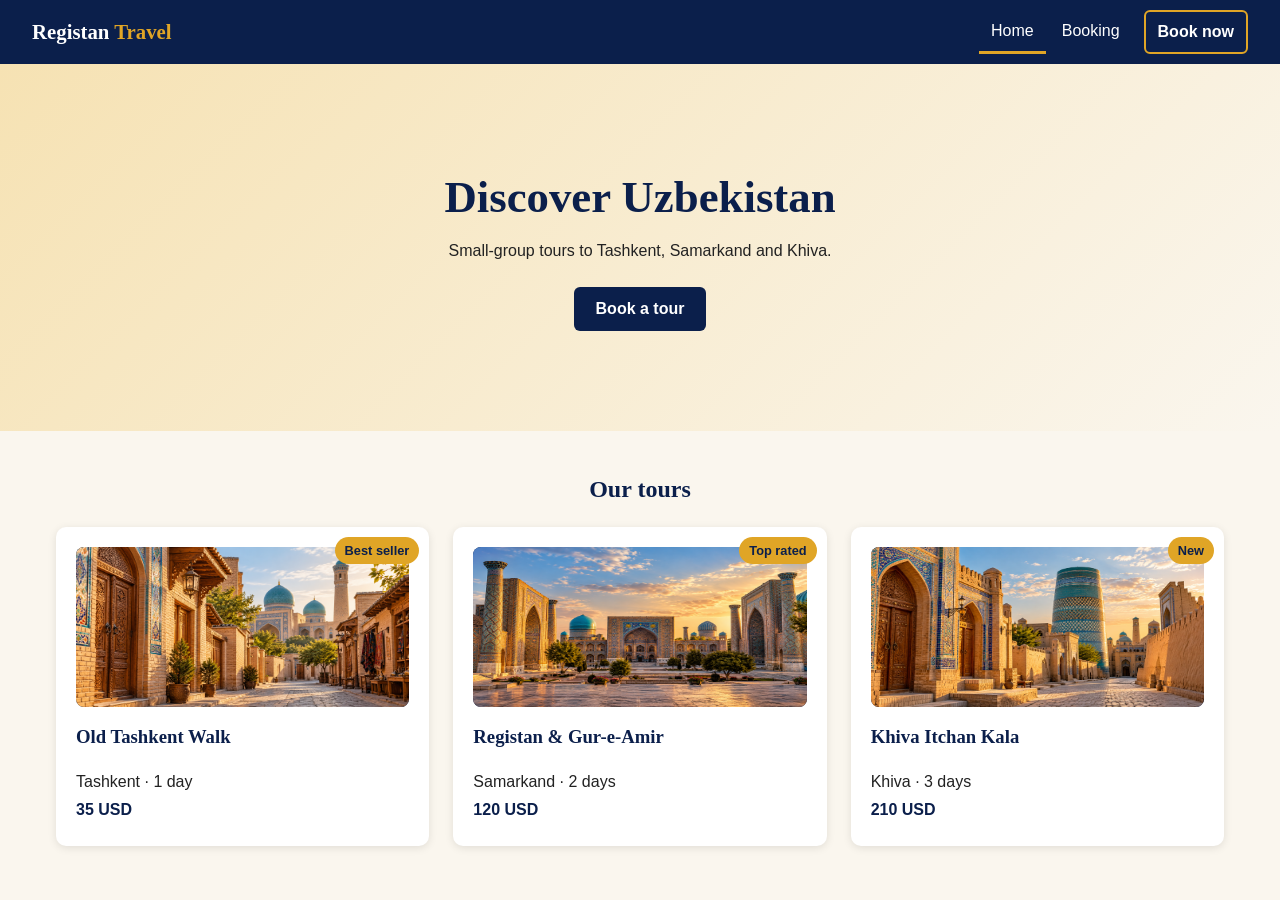
<file: index.html>
<!DOCTYPE html>
<html lang="en">
<head>
  <meta charset="UTF-8">
  <meta name="viewport" content="width=device-width, initial-scale=1.0">
  <title>Registan Travel · Home</title>
  <link rel="stylesheet" href="css/style.css">
</head>
<body>

  <!-- Header: logo left, menu right (flexbox) -->
  <header class="site-header">
    <a href="index.html" class="logo">Registan <span>Travel</span></a>
    <nav class="menu">
      <a href="index.html" class="active">Home</a>
      <a href="booking.html">Booking</a>
      <a href="booking.html" class="btn">Book now</a>
    </nav>
  </header>

  <main>
    <!-- Hero -->
    <section class="hero">
      <h1>Discover Uzbekistan</h1>
      <p>Small-group tours to Tashkent, Samarkand and Khiva.</p>
      <a href="booking.html" class="btn">Book a tour</a>
    </section>


    <section id="tours">
      <h2>Our tours</h2>

      <div class="cards">
        <div class="card">
          <span class="badge">Best seller</span>
          <img class="card-img" src="./images/Golden-Hour Alley to the Blue Domes.png" alt="">
          <h3>Old Tashkent Walk</h3>
          <p>Tashkent · 1 day</p>
          <p class="price">35 USD</p>
        </div>

        <div class="card">
          <span class="badge">Top rated</span>
          <img class="card-img" src="./images/Golden Hour at Samarkand’s Registan-1.png" alt="">
          <h3>Registan &amp; Gur-e-Amir</h3>
          <p>Samarkand · 2 days</p>
          <p class="price">120 USD</p>
        </div>

        <div class="card">
          <span class="badge">New</span>
          <img class="card-img" src="./images/Golden Hour in Ancient Khiva.png" alt="">
          <h3>Khiva Itchan Kala</h3>
          <p>Khiva · 3 days</p>
          <p class="price">210 USD</p>
        </div>
      </div>
    </section>
  </main>


</body>
</html>
</file>
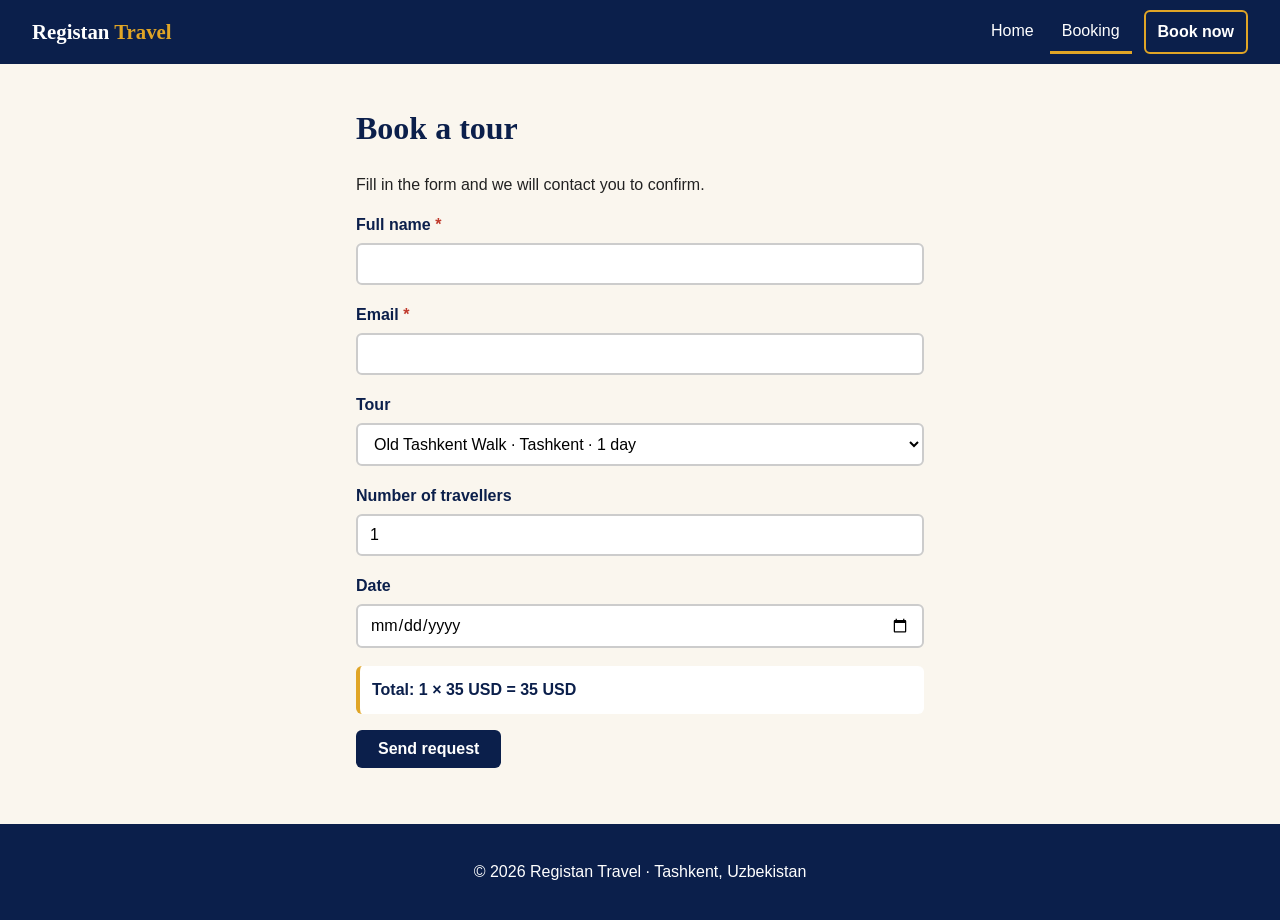
<file: booking.html>
<!DOCTYPE html>
<html lang="en">
<head>
  <meta charset="UTF-8">
  <meta name="viewport" content="width=device-width, initial-scale=1.0">
  <title>Registan Travel · Booking</title>
  <link rel="stylesheet" href="css/style.css">
</head>
<body>

  <header class="site-header">
    <a href="index.html" class="logo">Registan <span>Travel</span></a>
    <nav class="menu">
      <a href="index.html">Home</a>
      <a href="booking.html" class="active">Booking</a>
      <a href="booking.html" class="btn">Book now</a>
    </nav>
  </header>

  <main class="booking">
    <h1>Book a tour</h1>
    <p>Fill in the form and we will contact you to confirm.</p>

    <!-- novalidate: we check the form ourselves in js/main.js -->
    <form id="booking-form" novalidate>

      <div class="form-group">
        <label for="name" class="required">Full name</label>
        <input type="text" id="name" name="name">
      </div>

      <div class="form-group">
        <label for="email" class="required">Email</label>
        <input type="email" id="email" name="email">
      </div>

      <div class="form-group">
        <label for="tour">Tour</label>
        <!-- value = price per person in USD -->
        <select id="tour" name="tour">
          <option value="35">Old Tashkent Walk · Tashkent · 1 day</option>
          <option value="120">Registan &amp; Gur-e-Amir · Samarkand · 2 days</option>
          <option value="210">Khiva Itchan Kala · Khiva · 3 days</option>
        </select>
      </div>

      <div class="form-group">
        <label for="travellers">Number of travellers</label>
        <input type="number" id="travellers" name="travellers" min="1" max="12" value="1">
      </div>

      <div class="form-group">
        <label for="date">Date</label>
        <input type="date" id="date" name="date">
      </div>

      <p id="total" class="total">Total: 1 × 35 USD = 35 USD</p>

      <button type="submit" class="btn">Send request</button>

      <p id="message" class="message"></p>
    </form>
  </main>

  <footer class="site-footer">
    <p>&copy; 2026 Registan Travel · Tashkent, Uzbekistan</p>
  </footer>

  <script src="js/main.js"></script>
</body>
</html>
</file>
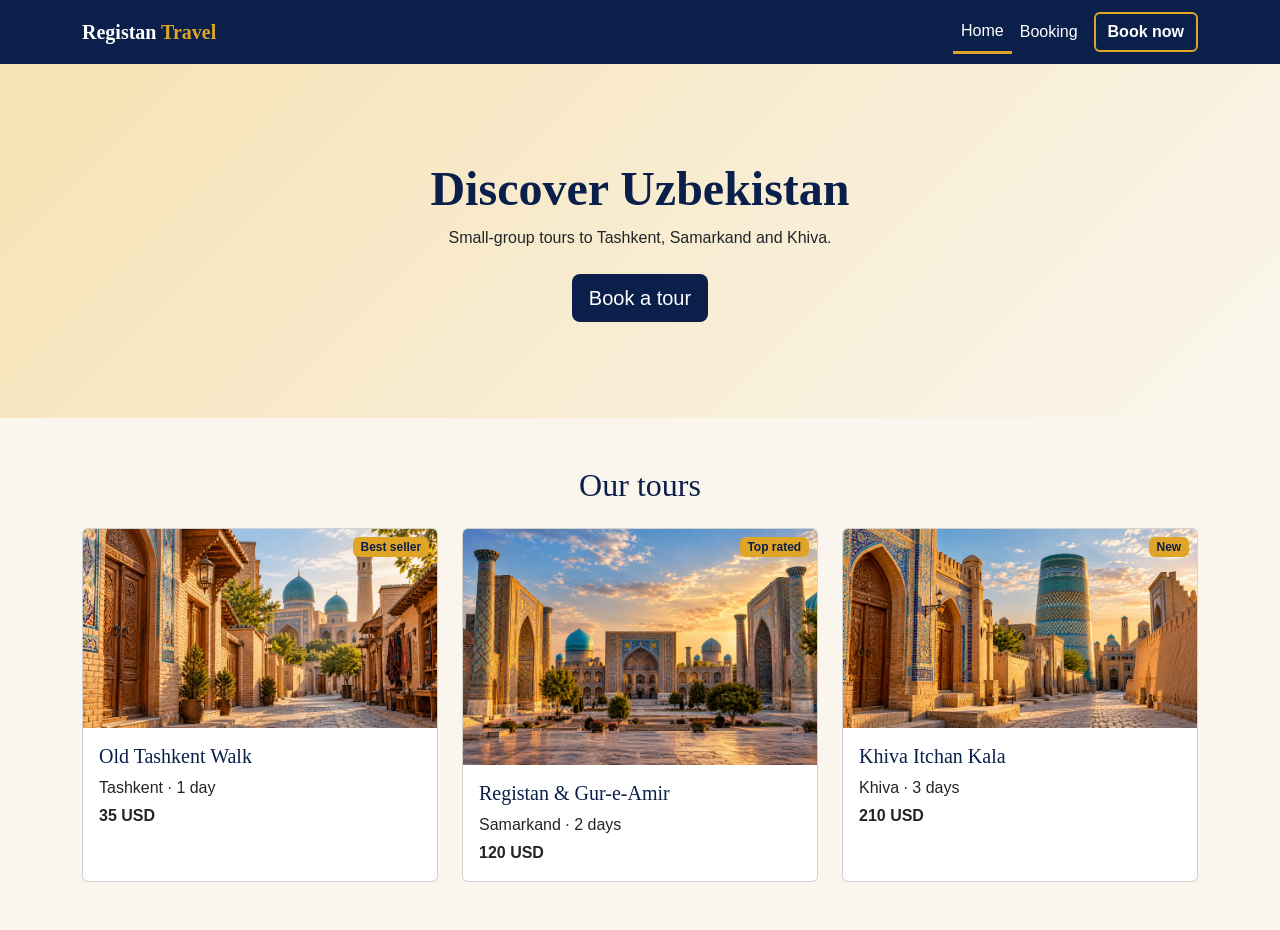
<file: index-bootstrap.html>
<!DOCTYPE html>
<html lang="en">
<head>
  <meta charset="UTF-8">
  <meta name="viewport" content="width=device-width, initial-scale=1.0">
  <title>Registan Travel · Home (Bootstrap)</title>
  <!-- Bootstrap 5 from CDN -->
  <link rel="stylesheet" href="https://cdn.jsdelivr.net/npm/bootstrap@5.3.3/dist/css/bootstrap.min.css">
  <!-- only our brand colours on top of Bootstrap -->
  <link rel="stylesheet" href="css/bootstrap-brand.css">
</head>
<body>

  <!-- Navbar: fixed at the top, collapses into a menu button on phones -->
  <nav class="navbar navbar-expand-md navbar-dark bg-night fixed-top">
    <div class="container">
      <a class="navbar-brand logo" href="index-bootstrap.html">Registan <span>Travel</span></a>
      <button class="navbar-toggler" type="button" data-bs-toggle="collapse" data-bs-target="#mainMenu"
              aria-controls="mainMenu" aria-expanded="false" aria-label="Toggle menu">
        <span class="navbar-toggler-icon"></span>
      </button>
      <div class="collapse navbar-collapse" id="mainMenu">
        <ul class="navbar-nav ms-auto align-items-md-center">
          <li class="nav-item"><a class="nav-link active" href="index-bootstrap.html">Home</a></li>
          <li class="nav-item"><a class="nav-link" href="booking.html">Booking</a></li>
          <li class="nav-item"><a class="btn btn-night-outline ms-md-2" href="booking.html">Book now</a></li>
        </ul>
      </div>
    </div>
  </nav>

  <main>
    <!-- Hero -->
    <section class="hero text-center py-5">
      <div class="container py-md-5">
        <h1 class="display-5 fw-bold">Discover Uzbekistan</h1>
        <p class="mb-4">Small-group tours to Tashkent, Samarkand and Khiva.</p>
        <a href="booking.html" class="btn btn-night btn-lg">Book a tour</a>
      </div>
    </section>

    <!-- Tours: 1 card on phones, 2 from 768px (md), 3 from 1200px (xl) -->
    <section class="container py-5">
      <h2 class="text-center mb-4">Our tours</h2>

      <div class="row g-4">
        <div class="col-12 col-md-6 col-xl-4">
          <div class="card tour-card h-100">
            <span class="badge badge-gold position-absolute top-0 end-0 m-2">Best seller</span>
            <img class="card-img-top" src="./images/Golden-Hour Alley to the Blue Domes.png" alt="">
            <div class="card-body">
              <h3 class="card-title h5">Old Tashkent Walk</h3>
              <p class="card-text mb-1">Tashkent · 1 day</p>
              <p class="card-text fw-bold">35 USD</p>
            </div>
          </div>
        </div>

        <div class="col-12 col-md-6 col-xl-4">
          <div class="card tour-card h-100">
            <span class="badge badge-gold position-absolute top-0 end-0 m-2">Top rated</span>
            <img class="card-img-top " src="./images/Golden Hour at Samarkand’s Registan-1.png" alt="">
            <div class="card-body">
              <h3 class="card-title h5">Registan &amp; Gur-e-Amir</h3>
              <p class="card-text mb-1">Samarkand · 2 days</p>
              <p class="card-text fw-bold">120 USD</p>
            </div>
          </div>
        </div>

        <div class="col-12 col-md-6 col-xl-4">
          <div class="card tour-card h-100">
            <span class="badge badge-gold position-absolute top-0 end-0 m-2">New</span>
           <img class="card-img-top" src="./images/Golden Hour in Ancient Khiva.png" alt="">
            <div class="card-body">
              <h3 class="card-title h5">Khiva Itchan Kala</h3>
              <p class="card-text mb-1">Khiva · 3 days</p>
              <p class="card-text fw-bold">210 USD</p>
            </div>
          </div>
        </div>
      </div>
    </section>
  </main>


  <!-- Bootstrap JS (needed for the phone menu button) -->
  <script src="https://cdn.jsdelivr.net/npm/bootstrap@5.3.3/dist/js/bootstrap.bundle.min.js"></script>
</body>
</html>
</file>
<file: css/style.css>
:root {
  --night: #0B1F4B;   
  --gold:  #E0A526;  
  --red:   #C0392B;   
  --sand:  #FAF6EE;   
  --header-height: 64px;
}


*,
*::before,
*::after {
  box-sizing: border-box;
}

body {
  margin: 0;
  font-family: Arial, sans-serif;
  font-size: 16px;
  line-height: 1.5;
  color: #222;
  background: var(--sand);
  /* push content down so it does not hide under the fixed header */
  padding-top: var(--header-height);
}


h1, h2, h3 {
  font-family: Georgia, serif;
  color: var(--night);
  margin-top: 0;
}

/* ---------- 3. Fixed header (flexbox) ---------- */
.site-header {
  position: fixed;
  top: 0;
  left: 0;
  width: 100%;
  height: var(--header-height);
  z-index: 100;                    /* stays above the page content */
  display: flex;
  justify-content: space-between;  /* logo left, menu right */
  align-items: center;             /* vertical centring */
  padding: 0 16px;
  background: var(--night);
}

.logo {
  font-family: Georgia, serif;
  font-size: 1.3rem;
  font-weight: bold;
  color: white;
  text-decoration: none;
}

.logo span {
  color: var(--gold);
}

.menu {
  display: flex;
  align-items: center;
  gap: 4px;
}

/* ---------- 4. Menu links in LVHA order ---------- */
/* L(ink) → V(isited) → H(over) → A(ctive)
   Same specificity, so the LAST rule wins: hover must come after visited. */
.menu a:link,
.menu a:visited {
  color: white;
  text-decoration: none;
  padding: 8px 12px;
  border-bottom: 3px solid transparent;
}

.menu a:hover {
  background: var(--gold);
  color: var(--night);
}

.menu a:active {
  background: #c38d1c;   /* a little darker gold while pressed */
}

/* current page: gold bottom border */
.menu a.active {
  border-bottom-color: var(--gold);
}

/* "Book now" button in the header: hidden on small phones (not enough room) */
.menu a.btn {
  display: none;
}

/* ---------- 5. Buttons ---------- */
.btn {
  display: inline-block;
  padding: 10px 22px;
  border-radius: 6px;
  background: var(--night);
  color: white;
  text-decoration: none;
  font-weight: bold;
}

.btn:hover {
  background: var(--gold);
  color: var(--night);
}

/* header button: gold outline so it is visible on the dark header */
.menu a.btn {
  border: 2px solid var(--gold);
  margin-left: 8px;
}

/* button shrinks slightly when pressed */
.btn:active {
  transform: scale(0.95);
}

/* ---------- 6. Hero ---------- */
.hero {
  text-align: center;
  padding: 60px 16px;
  background: linear-gradient(135deg, #f6e2b3, var(--sand));
}

.hero h1 {
  font-size: 2rem;
  margin-bottom: 8px;
}

.hero p {
  margin: 0 0 24px;
}

/* ---------- 7. Tours section (ID selector) ---------- */
#tours {
  max-width: 1200px;
  margin: 0 auto;
  padding: 40px 16px;
}

#tours h2 {
  text-align: center;
}

/* phone: 1 card per row */
.cards {
  display: grid;
  grid-template-columns: 1fr;
  gap: 24px;
}

/* ---------- 8. Cards ---------- */
.card {
  position: relative;   /* the badge is positioned inside the card */
  padding: 20px;
  border-radius: 10px;
  background: white;
  box-shadow: 0 2px 8px rgba(0, 0, 0, 0.1);
  transition: transform 0.2s, box-shadow 0.2s;
}

/* card rises on hover */
.card:hover {
  transform: translateY(-6px);
  box-shadow: 0 8px 20px rgba(0, 0, 0, 0.15);
}

.badge {
  position: absolute;   /* relative to .card, not the page */
  top: 10px;
  right: 10px;
  padding: 4px 10px;
  border-radius: 20px;
  background: var(--gold);
  color: var(--night);
  font-size: 0.8rem;
  font-weight: bold;
}

.card-img {
  height: 160px;
  width: 100%;
  margin-bottom: 16px;
  border-radius: 8px;
  background: var(--night);
  font-size: 3.5rem;
  display: flex;
  justify-content: center;
  align-items: center;
}

.card p {
  margin: 4px 0;
}

.price {
  font-weight: bold;
  color: var(--night);
}

/* ---------- 9. Footer ---------- */
.site-footer {
  background: var(--night);
  color: white;
  text-align: center;
  padding: 20px 16px;
}

/* ---------- 10. Booking page ---------- */
.booking {
  max-width: 600px;
  margin: 0 auto;
  padding: 40px 16px;
}

.form-group {
  margin-bottom: 18px;
}

/* label above the field */
.form-group label {
  display: block;
  margin-bottom: 6px;
  font-weight: bold;
  color: var(--night);
}

/* red star added by CSS, not typed in the HTML */
label.required::after {
  content: " *";
  color: var(--red);
}

.form-group input,
.form-group select {
  width: 100%;
  padding: 10px 12px;
  font-family: Arial, sans-serif;
  font-size: 16px;
  border: 2px solid #ccc;
  border-radius: 6px;
  background: white;
}

/* clear focus style */
.form-group input:focus,
.form-group select:focus {
  outline: none;
  border-color: var(--night);
  box-shadow: 0 0 0 3px rgba(224, 165, 38, 0.5);
}

/* field with an error (class added by JavaScript) */
.form-group .invalid {
  border-color: var(--red);
}

.total {
  padding: 12px;
  border-radius: 6px;
  background: white;
  border-left: 4px solid var(--gold);
  font-weight: bold;
  color: var(--night);
}

.booking .btn {
  border: none;
  font-size: 16px;
  cursor: pointer;
}

.message {
  margin-top: 16px;
  font-weight: bold;
}

.message.error {
  color: var(--red);
}

.message.success {
  color: #1e7e34;
}

/* ---------- Tablet (768px +) ---------- */
@media (min-width: 768px) {
  .site-header {
    padding: 0 32px;
  }

  .menu a.btn {
    display: inline-block;
  }

  .hero {
    padding: 100px 32px;
  }

  .hero h1 {
    font-size: 2.8rem;
  }

  /* 2 cards per row */
  .cards {
    grid-template-columns: repeat(2, 1fr);
  }
}

/* ---------- Desktop (1200px +) ---------- */
@media (min-width: 1200px) {
  /* 3 cards per row */
  .cards {
    grid-template-columns: repeat(3, 1fr);
  }
}
</file>
